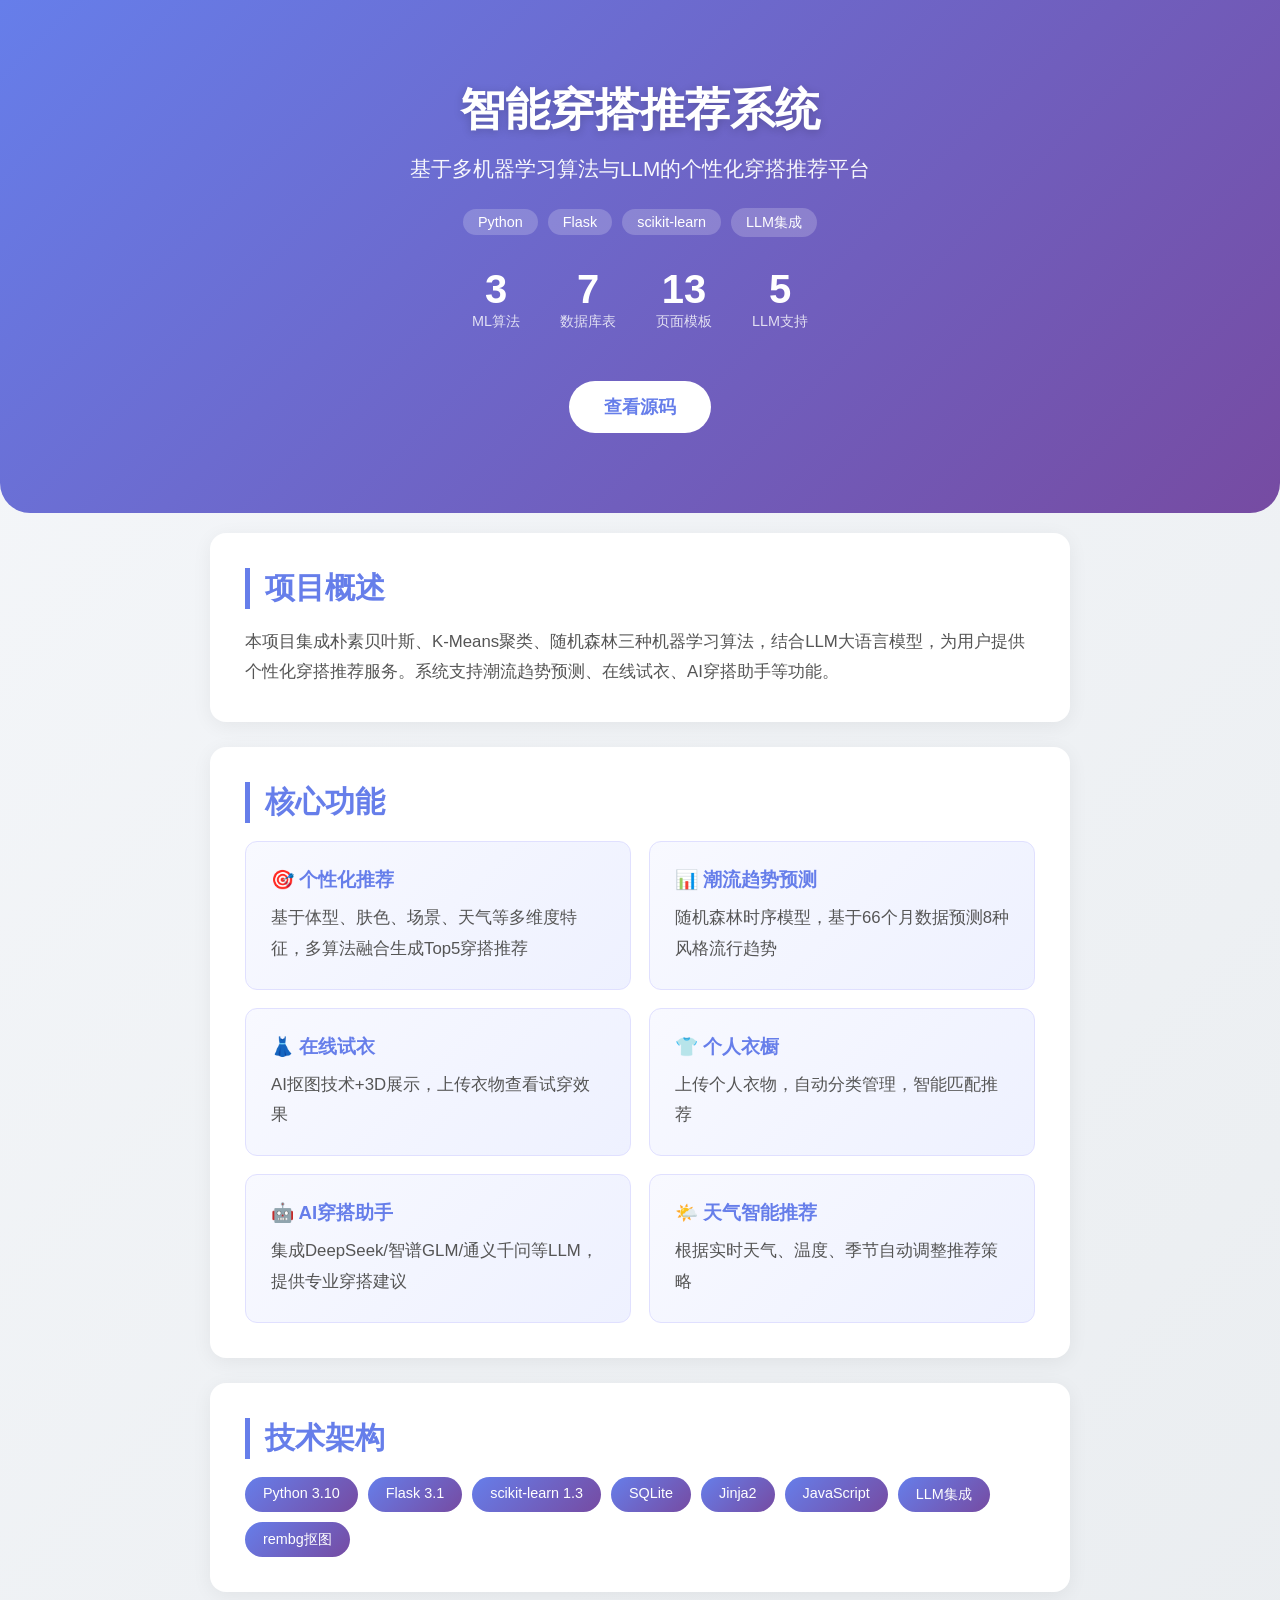
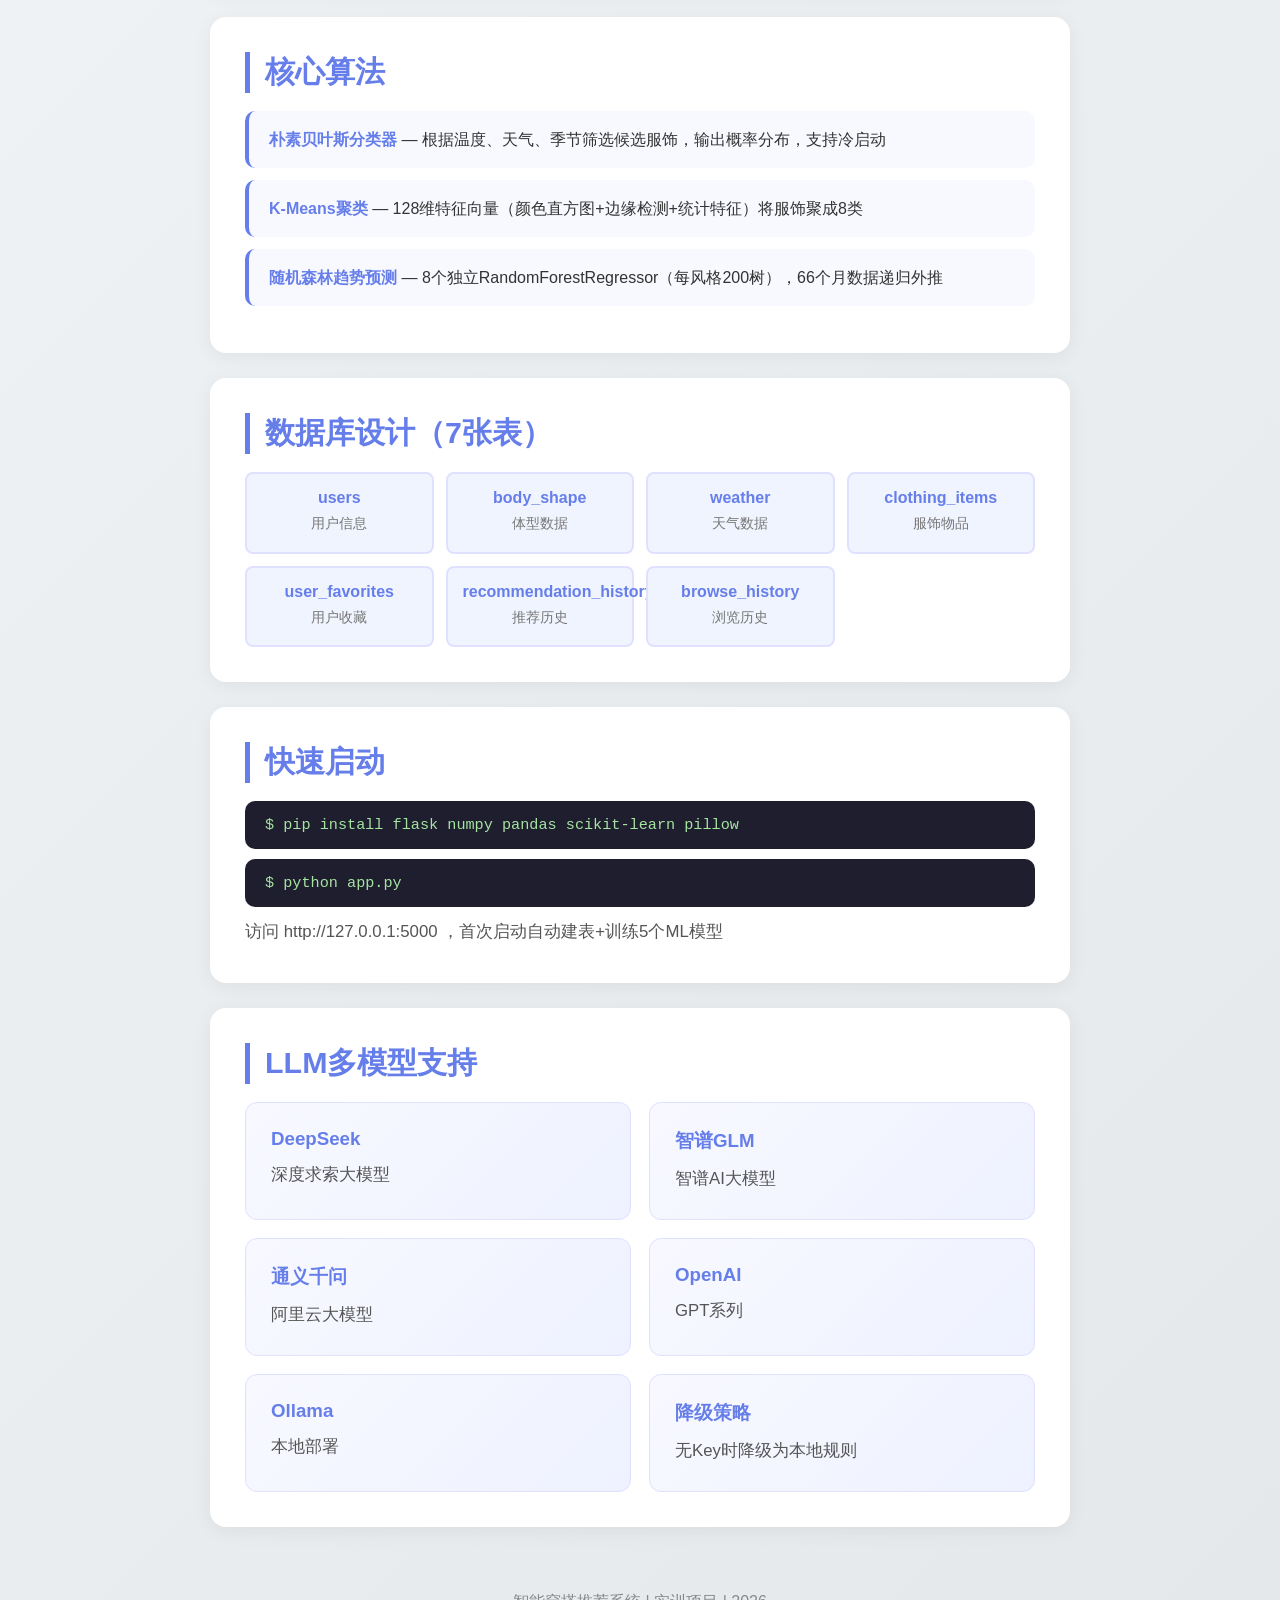
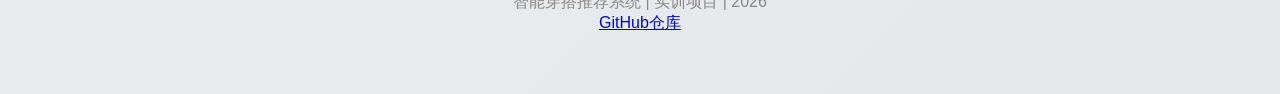
<file: index.html>
﻿<!DOCTYPE html>
<html lang="zh-CN">
<head>
<meta charset="UTF-8">
<meta name="viewport" content="width=device-width, initial-scale=1.0">
<title>智能穿搭推荐系统</title>
<style>
*{margin:0;padding:0;box-sizing:border-box}body{font-family:-apple-system,BlinkMacSystemFont,"Segoe UI",Roboto,"Microsoft YaHei",sans-serif;background:linear-gradient(135deg,#f5f7fa 0%,#e4e8eb 100%);color:#333;min-height:100vh}.hero{background:linear-gradient(135deg,#667eea 0%,#764ba2 100%);color:#fff;padding:80px 20px;text-align:center;border-radius:0 0 30px 30px}.hero h1{font-size:2.8em;margin-bottom:15px;text-shadow:0 2px 10px rgba(0,0,0,0.2)}.hero p{font-size:1.3em;opacity:0.95;margin-bottom:25px}.badge{display:inline-block;background:rgba(255,255,255,0.2);padding:5px 15px;border-radius:20px;font-size:0.9em;margin:0 5px}.container{max-width:900px;margin:0 auto;padding:20px}.section{background:#fff;border-radius:16px;padding:35px;margin-bottom:25px;box-shadow:0 4px 20px rgba(0,0,0,0.06)}.section h2{font-size:1.9em;color:#667eea;margin-bottom:18px;border-left:5px solid #667eea;padding-left:15px}.section p{line-height:1.8;font-size:1.05em;color:#555}.feature-grid{display:grid;grid-template-columns:repeat(auto-fit,minmax(260px,1fr));gap:18px;margin-top:18px}.feature-card{background:linear-gradient(135deg,#f8f9ff 0%,#eef1ff 100%);padding:25px;border-radius:12px;border:1px solid #e0e0ff}.feature-card h3{color:#667eea;margin-bottom:10px}.tech-tags{display:flex;flex-wrap:wrap;gap:10px;margin-top:15px}.tech-tag{background:linear-gradient(135deg,#667eea,#764ba2);color:#fff;padding:8px 18px;border-radius:25px;font-size:0.9em}.algo-list{list-style:none;margin-top:15px}.algo-list li{padding:15px 20px;background:#f8f9ff;border-radius:10px;margin-bottom:12px;border-left:4px solid #667eea;line-height:1.7}.algo-list li strong{color:#667eea}.db-grid{display:grid;grid-template-columns:repeat(auto-fit,minmax(180px,1fr));gap:12px;margin-top:15px}.db-card{background:#f0f4ff;padding:15px;border-radius:8px;text-align:center;border:2px solid #e0e0ff}.db-card h4{color:#667eea;margin-bottom:5px}.db-card p{font-size:0.85em;color:#777}.cmd-box{background:#1e1e2e;color:#a6e3a1;padding:15px 20px;border-radius:10px;font-family:Consolas,monospace;font-size:0.95em;margin:10px 0;overflow-x:auto}.footer{text-align:center;padding:40px 20px;color:#888}.btn{display:inline-block;background:#fff;color:#667eea;padding:14px 35px;border-radius:30px;text-decoration:none;font-size:1.1em;font-weight:600;margin-top:20px}.stats{display:flex;justify-content:center;gap:40px;margin:30px 0;flex-wrap:wrap}.stat{text-align:center}.stat .num{font-size:2.5em;font-weight:700;color:#fff}.stat .label{font-size:0.9em;opacity:0.8}@media(max-width:600px){.hero h1{font-size:1.8em}.hero p{font-size:1em}.container{padding:10px}.section{padding:20px}.stats{gap:20px}.stat .num{font-size:1.8em}}
</style>
</head>
<body>
<div class="hero"><h1>智能穿搭推荐系统</h1><p>基于多机器学习算法与LLM的个性化穿搭推荐平台</p><div class="badge">Python</div><div class="badge">Flask</div><div class="badge">scikit-learn</div><div class="badge">LLM集成</div><div class="stats"><div class="stat"><div class="num">3</div><div class="label">ML算法</div></div><div class="stat"><div class="num">7</div><div class="label">数据库表</div></div><div class="stat"><div class="num">13</div><div class="label">页面模板</div></div><div class="stat"><div class="num">5</div><div class="label">LLM支持</div></div></div><a class="btn" href="https://github.com/24luobo/smart-outfit-recommender">查看源码</a></div>
<div class="container">
<div class="section"><h2>项目概述</h2><p>本项目集成朴素贝叶斯、K-Means聚类、随机森林三种机器学习算法，结合LLM大语言模型，为用户提供个性化穿搭推荐服务。系统支持潮流趋势预测、在线试衣、AI穿搭助手等功能。</p></div>
<div class="section"><h2>核心功能</h2><div class="feature-grid"><div class="feature-card"><h3>🎯 个性化推荐</h3><p>基于体型、肤色、场景、天气等多维度特征，多算法融合生成Top5穿搭推荐</p></div><div class="feature-card"><h3>📊 潮流趋势预测</h3><p>随机森林时序模型，基于66个月数据预测8种风格流行趋势</p></div><div class="feature-card"><h3>👗 在线试衣</h3><p>AI抠图技术+3D展示，上传衣物查看试穿效果</p></div><div class="feature-card"><h3>👕 个人衣橱</h3><p>上传个人衣物，自动分类管理，智能匹配推荐</p></div><div class="feature-card"><h3>🤖 AI穿搭助手</h3><p>集成DeepSeek/智谱GLM/通义千问等LLM，提供专业穿搭建议</p></div><div class="feature-card"><h3>🌤️ 天气智能推荐</h3><p>根据实时天气、温度、季节自动调整推荐策略</p></div></div></div>
<div class="section"><h2>技术架构</h2><div class="tech-tags"><span class="tech-tag">Python 3.10</span><span class="tech-tag">Flask 3.1</span><span class="tech-tag">scikit-learn 1.3</span><span class="tech-tag">SQLite</span><span class="tech-tag">Jinja2</span><span class="tech-tag">JavaScript</span><span class="tech-tag">LLM集成</span><span class="tech-tag">rembg抠图</span></div></div>
<div class="section"><h2>核心算法</h2><ul class="algo-list"><li><strong>朴素贝叶斯分类器</strong> — 根据温度、天气、季节筛选候选服饰，输出概率分布，支持冷启动</li><li><strong>K-Means聚类</strong> — 128维特征向量（颜色直方图+边缘检测+统计特征）将服饰聚成8类</li><li><strong>随机森林趋势预测</strong> — 8个独立RandomForestRegressor（每风格200树），66个月数据递归外推</li></ul></div>
<div class="section"><h2>数据库设计（7张表）</h2><div class="db-grid"><div class="db-card"><h4>users</h4><p>用户信息</p></div><div class="db-card"><h4>body_shape</h4><p>体型数据</p></div><div class="db-card"><h4>weather</h4><p>天气数据</p></div><div class="db-card"><h4>clothing_items</h4><p>服饰物品</p></div><div class="db-card"><h4>user_favorites</h4><p>用户收藏</p></div><div class="db-card"><h4>recommendation_history</h4><p>推荐历史</p></div><div class="db-card"><h4>browse_history</h4><p>浏览历史</p></div></div></div>
<div class="section"><h2>快速启动</h2><div class="cmd-box">$ pip install flask numpy pandas scikit-learn pillow</div><div class="cmd-box">$ python app.py</div><p>访问 http://127.0.0.1:5000 ，首次启动自动建表+训练5个ML模型</p></div>
<div class="section"><h2>LLM多模型支持</h2><div class="feature-grid"><div class="feature-card"><h3>DeepSeek</h3><p>深度求索大模型</p></div><div class="feature-card"><h3>智谱GLM</h3><p>智谱AI大模型</p></div><div class="feature-card"><h3>通义千问</h3><p>阿里云大模型</p></div><div class="feature-card"><h3>OpenAI</h3><p>GPT系列</p></div><div class="feature-card"><h3>Ollama</h3><p>本地部署</p></div><div class="feature-card"><h3>降级策略</h3><p>无Key时降级为本地规则</p></div></div></div>
<div class="footer"><p>智能穿搭推荐系统 | 实训项目 | 2026</p><p><a href="https://github.com/24luobo/smart-outfit-recommender">GitHub仓库</a></p></div>
</div></body></html>
</file>
